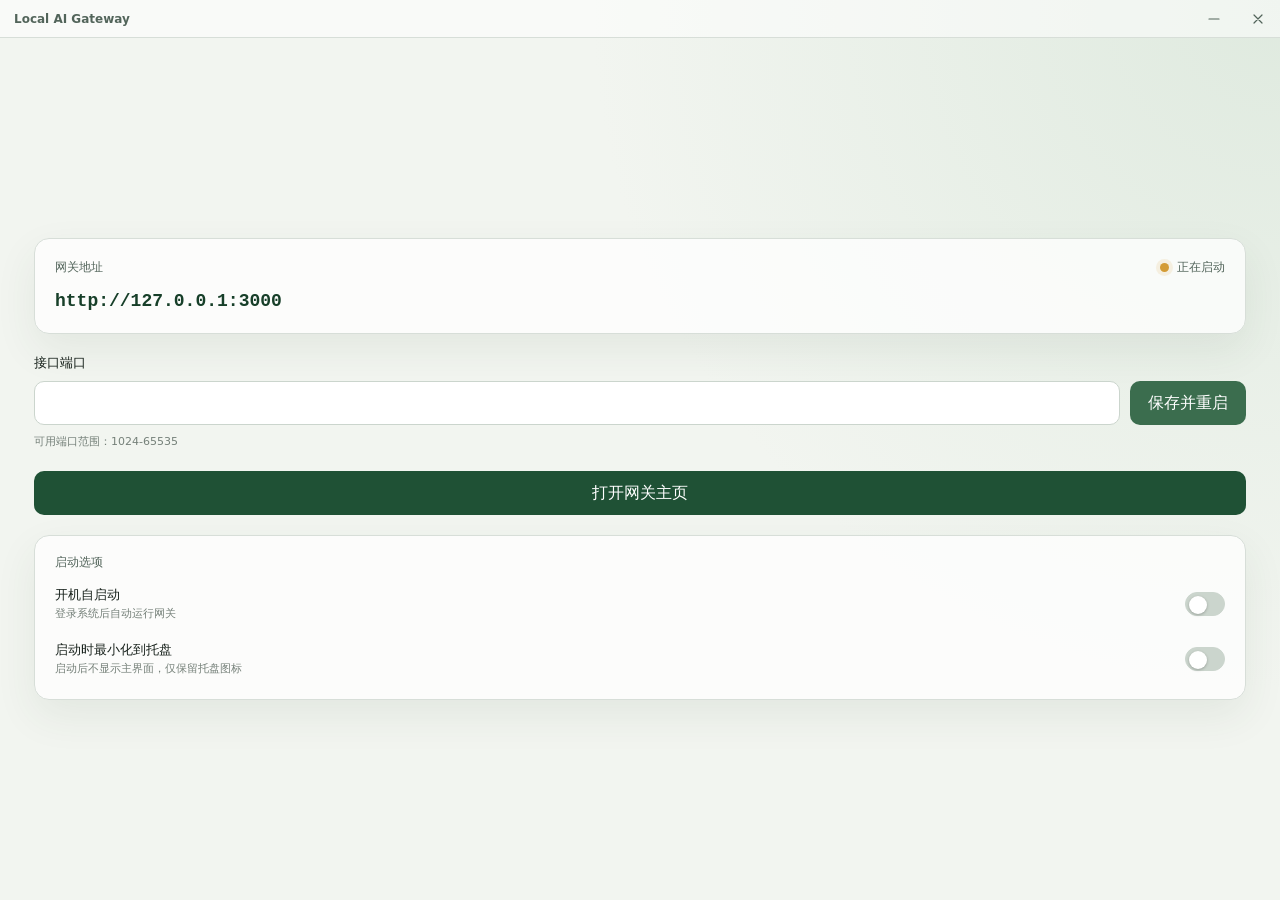
<file: desktop/ui/index.html>
<!doctype html>
<html lang="zh-CN">
<head>
  <meta charset="UTF-8">
  <meta name="viewport" content="width=device-width, initial-scale=1">
  <meta name="color-scheme" content="light dark">
  <title>Local AI Gateway</title>
  <link rel="stylesheet" href="./launcher.css">
  <script type="module" src="./launcher.js"></script>
</head>
<body>
  <header class="titlebar" data-tauri-drag-region="deep">
    <span class="titlebar-title">Local AI Gateway</span>
    <div class="titlebar-buttons">
      <button id="minimize-btn" class="titlebar-button" type="button" aria-label="最小化">
        <svg width="12" height="12" viewBox="0 0 12 12" aria-hidden="true">
          <path d="M1 6h10" stroke="currentColor" stroke-width="1.2" stroke-linecap="round"/>
        </svg>
      </button>
      <button id="close-btn" class="titlebar-button close" type="button" aria-label="关闭">
        <svg width="12" height="12" viewBox="0 0 12 12" aria-hidden="true">
          <path d="M2 2l8 8M10 2l-8 8" stroke="currentColor" stroke-width="1.2" stroke-linecap="round"/>
        </svg>
      </button>
    </div>
  </header>
  <main class="shell">
    <section class="address-card" aria-live="polite">
      <div class="address-head">
        <span class="address-label">网关地址</span>
        <span class="status-badge">
          <span id="status-dot" class="status-dot" aria-hidden="true"></span>
          <span id="status-label">正在启动</span>
        </span>
      </div>
      <code id="status-detail" class="gateway-url">http://127.0.0.1:3000</code>
      <p id="status-error" class="status-error" hidden></p>
    </section>

    <form id="port-form" class="port-form">
      <label for="port">接口端口</label>
      <div class="port-row">
        <input id="port" name="port" type="number" min="1024" max="65535" inputmode="numeric" required>
        <button class="button secondary" type="submit">保存并重启</button>
      </div>
      <p id="port-hint" class="hint">可用端口范围：1024-65535</p>
    </form>

    <button id="open-dashboard" class="button primary" type="button">打开网关主页</button>

    <section class="settings-card" aria-label="启动选项">
      <h2 class="settings-title">启动选项</h2>
      <label class="setting-row" for="autostart">
        <span class="setting-text">
          <span class="setting-name">开机自启动</span>
          <span class="setting-desc">登录系统后自动运行网关</span>
        </span>
        <input id="autostart" class="switch" type="checkbox">
      </label>
      <label class="setting-row" for="start-to-tray">
        <span class="setting-text">
          <span class="setting-name">启动时最小化到托盘</span>
          <span class="setting-desc">启动后不显示主界面，仅保留托盘图标</span>
        </span>
        <input id="start-to-tray" class="switch" type="checkbox">
      </label>
      <p id="settings-hint" class="hint" hidden></p>
    </section>
  </main>
</body>
</html>
</file>
<file: desktop/ui/launcher.css>
:root {
  font-family: Inter, ui-sans-serif, system-ui, -apple-system, BlinkMacSystemFont, "Segoe UI", sans-serif;
  color: #17211b;
  background: #f2f5f0;
  font-synthesis: none;
}

* { box-sizing: border-box; }
body {
  margin: 0;
  height: 100vh;
  overflow: hidden;
  display: flex;
  flex-direction: column;
  background: radial-gradient(circle at 100% 0, #dfeadf 0, transparent 44%), #f2f5f0;
}
button, input { font: inherit; }
.titlebar {
  flex: none;
  display: flex;
  align-items: center;
  justify-content: space-between;
  height: 38px;
  padding-left: 14px;
  background: rgb(255 255 255 / 55%);
  border-bottom: 1px solid #d7ded8;
  user-select: none;
}
.titlebar-title { color: #52645a; font-size: 12px; font-weight: 700; }
.titlebar-buttons { display: flex; align-self: stretch; }
.titlebar-button {
  width: 44px;
  padding: 0;
  border: 0;
  display: grid;
  place-items: center;
  color: #52645a;
  background: none;
  cursor: pointer;
  transition: background .12s ease, color .12s ease;
}
.titlebar-button:hover { background: rgb(23 33 27 / 7%); color: #17211b; }
.titlebar-button:focus-visible { outline: 2px solid rgb(46 119 77 / 40%); outline-offset: -2px; }
.titlebar-button.close:hover { background: #c95050; color: #fff; }
.shell {
  flex: 1;
  min-height: 0;
  display: grid;
  grid-template-rows: auto auto auto auto;
  align-content: center;
  gap: 20px;
  padding: 34px;
}
.address-card {
  display: grid;
  gap: 13px;
  padding: 20px;
  border: 1px solid #d7ded8;
  border-radius: 15px;
  background: rgb(255 255 255 / 76%);
  box-shadow: 0 16px 42px rgb(46 74 55 / 8%);
}
.address-head { display: flex; align-items: center; justify-content: space-between; gap: 16px; }
.address-label { color: #52645a; font-size: 12px; font-weight: 700; }
.status-badge { display: flex; align-items: center; gap: 8px; color: #52645a; font-size: 12px; font-weight: 650; }
.status-dot { flex: none; width: 9px; height: 9px; border-radius: 999px; background: #d39b35; box-shadow: 0 0 0 4px rgb(211 155 53 / 13%); }
.status-dot.running { background: #2f9d5b; box-shadow: 0 0 0 4px rgb(47 157 91 / 13%); }
.status-dot.failed { background: #c95050; box-shadow: 0 0 0 4px rgb(201 80 80 / 13%); }
.gateway-url {
  min-width: 0;
  overflow: hidden;
  color: #173f29;
  font-family: "SFMono-Regular", Consolas, "Liberation Mono", monospace;
  font-size: 18px;
  font-weight: 700;
  line-height: 1.35;
  text-overflow: ellipsis;
  white-space: nowrap;
}
.status-error { margin: -3px 0 0; color: #a63939; font-size: 11px; line-height: 1.4; }
.port-form { display: grid; gap: 9px; }
.port-form label { font-size: 13px; font-weight: 700; }
.port-row { display: grid; grid-template-columns: minmax(0, 1fr) auto; gap: 10px; }
input { min-width: 0; height: 44px; padding: 0 14px; color: inherit; background: #fff; border: 1px solid #cbd5cd; border-radius: 10px; outline: none; }
input:focus { border-color: #2e774d; box-shadow: 0 0 0 3px rgb(46 119 77 / 13%); }
.hint { min-height: 17px; margin: 0; color: #758079; font-size: 11px; }
.hint.error { color: #a63939; }
.button { min-height: 44px; border: 0; border-radius: 10px; cursor: pointer; font-weight: 700; transition: transform .12s ease, background .12s ease; }
.button:focus-visible { outline: 3px solid rgb(46 119 77 / 28%); outline-offset: 2px; }
.button:active { transform: translateY(1px); }
.button:disabled { cursor: not-allowed; opacity: .58; }
.button.primary { width: 100%; padding: 0 16px; color: #fff; background: #1f5135; }
.button.primary:hover:not(:disabled) { background: #173f29; }
.button.secondary { padding: 0 18px; color: #fff; background: #3b6d4e; }
.button.secondary:hover:not(:disabled) { background: #315f42; }

.settings-card {
  display: grid;
  gap: 2px;
  padding: 18px 20px 14px;
  border: 1px solid #d7ded8;
  border-radius: 15px;
  background: rgb(255 255 255 / 76%);
  box-shadow: 0 16px 42px rgb(46 74 55 / 8%);
}
.settings-title { margin: 0 0 4px; color: #52645a; font-size: 12px; font-weight: 700; }
.setting-row {
  display: flex;
  align-items: center;
  justify-content: space-between;
  gap: 16px;
  padding: 9px 0;
  cursor: pointer;
}
.setting-text { display: grid; gap: 2px; }
.setting-name { font-size: 13px; font-weight: 650; }
.setting-desc { color: #758079; font-size: 11px; }
.switch {
  appearance: none;
  flex: none;
  width: 40px;
  height: 24px;
  margin: 0;
  position: relative;
  border-radius: 999px;
  background: #cbd5cd;
  cursor: pointer;
  transition: background .15s ease;
}
.switch::before {
  content: "";
  position: absolute;
  top: 3px;
  left: 3px;
  width: 18px;
  height: 18px;
  border-radius: 999px;
  background: #fff;
  box-shadow: 0 1px 3px rgb(0 0 0 / 25%);
  transition: transform .15s ease;
}
.switch:checked { background: #2e774d; }
.switch:checked::before { transform: translateX(16px); }
.switch:focus-visible { outline: 3px solid rgb(46 119 77 / 28%); outline-offset: 2px; }
.switch:disabled { cursor: not-allowed; opacity: .58; }

@media (prefers-color-scheme: dark) {
  :root { color: #e6eee8; background: #151b17; }
  body { background: radial-gradient(circle at 100% 0, #20382a 0, transparent 44%), #151b17; }
  .titlebar { background: rgb(21 27 23 / 55%); border-bottom-color: #34443a; }
  .titlebar-title, .titlebar-button { color: #9eaaa2; }
  .titlebar-button:hover { background: rgb(255 255 255 / 8%); color: #eef5ef; }
  .titlebar-button.close:hover { background: #c95050; color: #fff; }
  .address-card { border-color: #34443a; background: rgb(31 41 34 / 82%); box-shadow: 0 16px 42px rgb(0 0 0 / 18%); }
  .address-label, .status-badge, .hint { color: #9eaaa2; }
  .gateway-url { color: #d9f3e2; }
  input { color: #eef5ef; background: #202a23; border-color: #3d5143; }
  .settings-card { border-color: #34443a; background: rgb(31 41 34 / 82%); box-shadow: 0 16px 42px rgb(0 0 0 / 18%); }
  .settings-title, .setting-desc { color: #9eaaa2; }
  .switch { background: #3d5143; }
  .switch:checked { background: #2f9d5b; }
}
</file>
